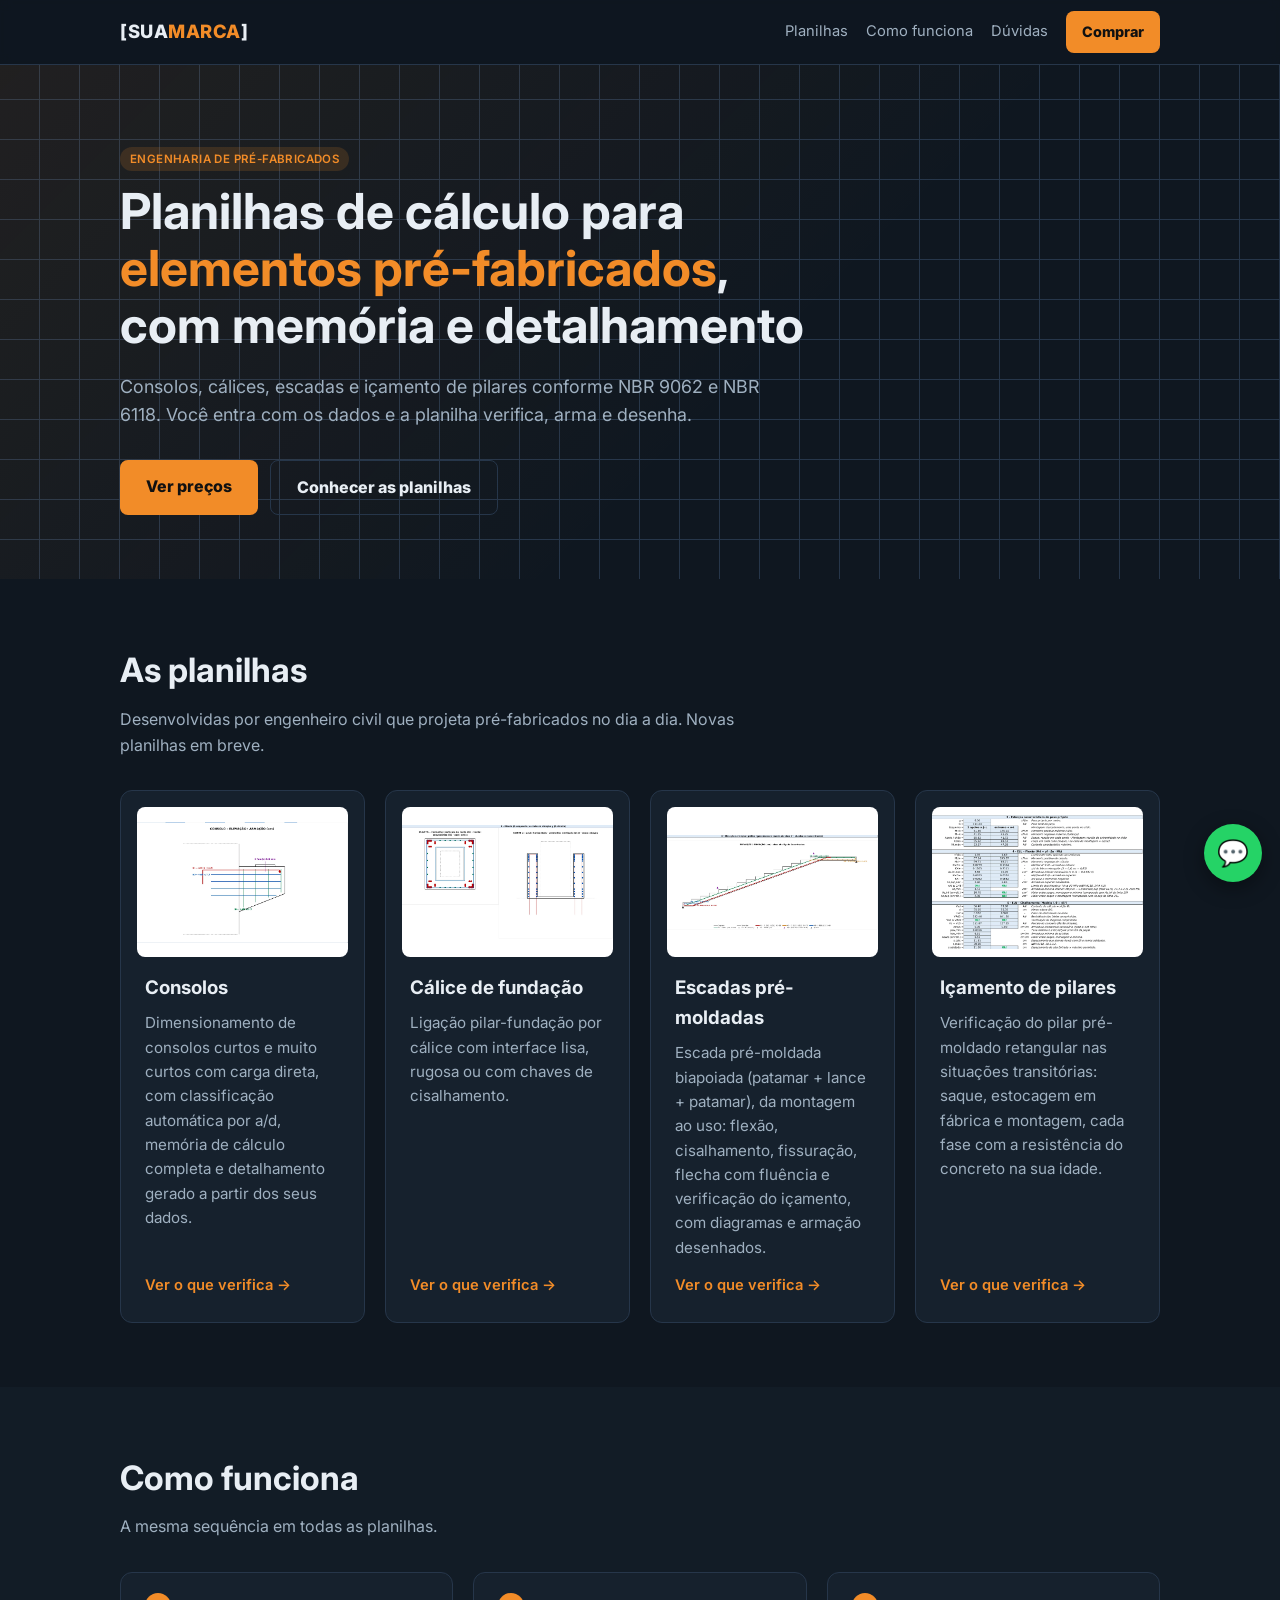
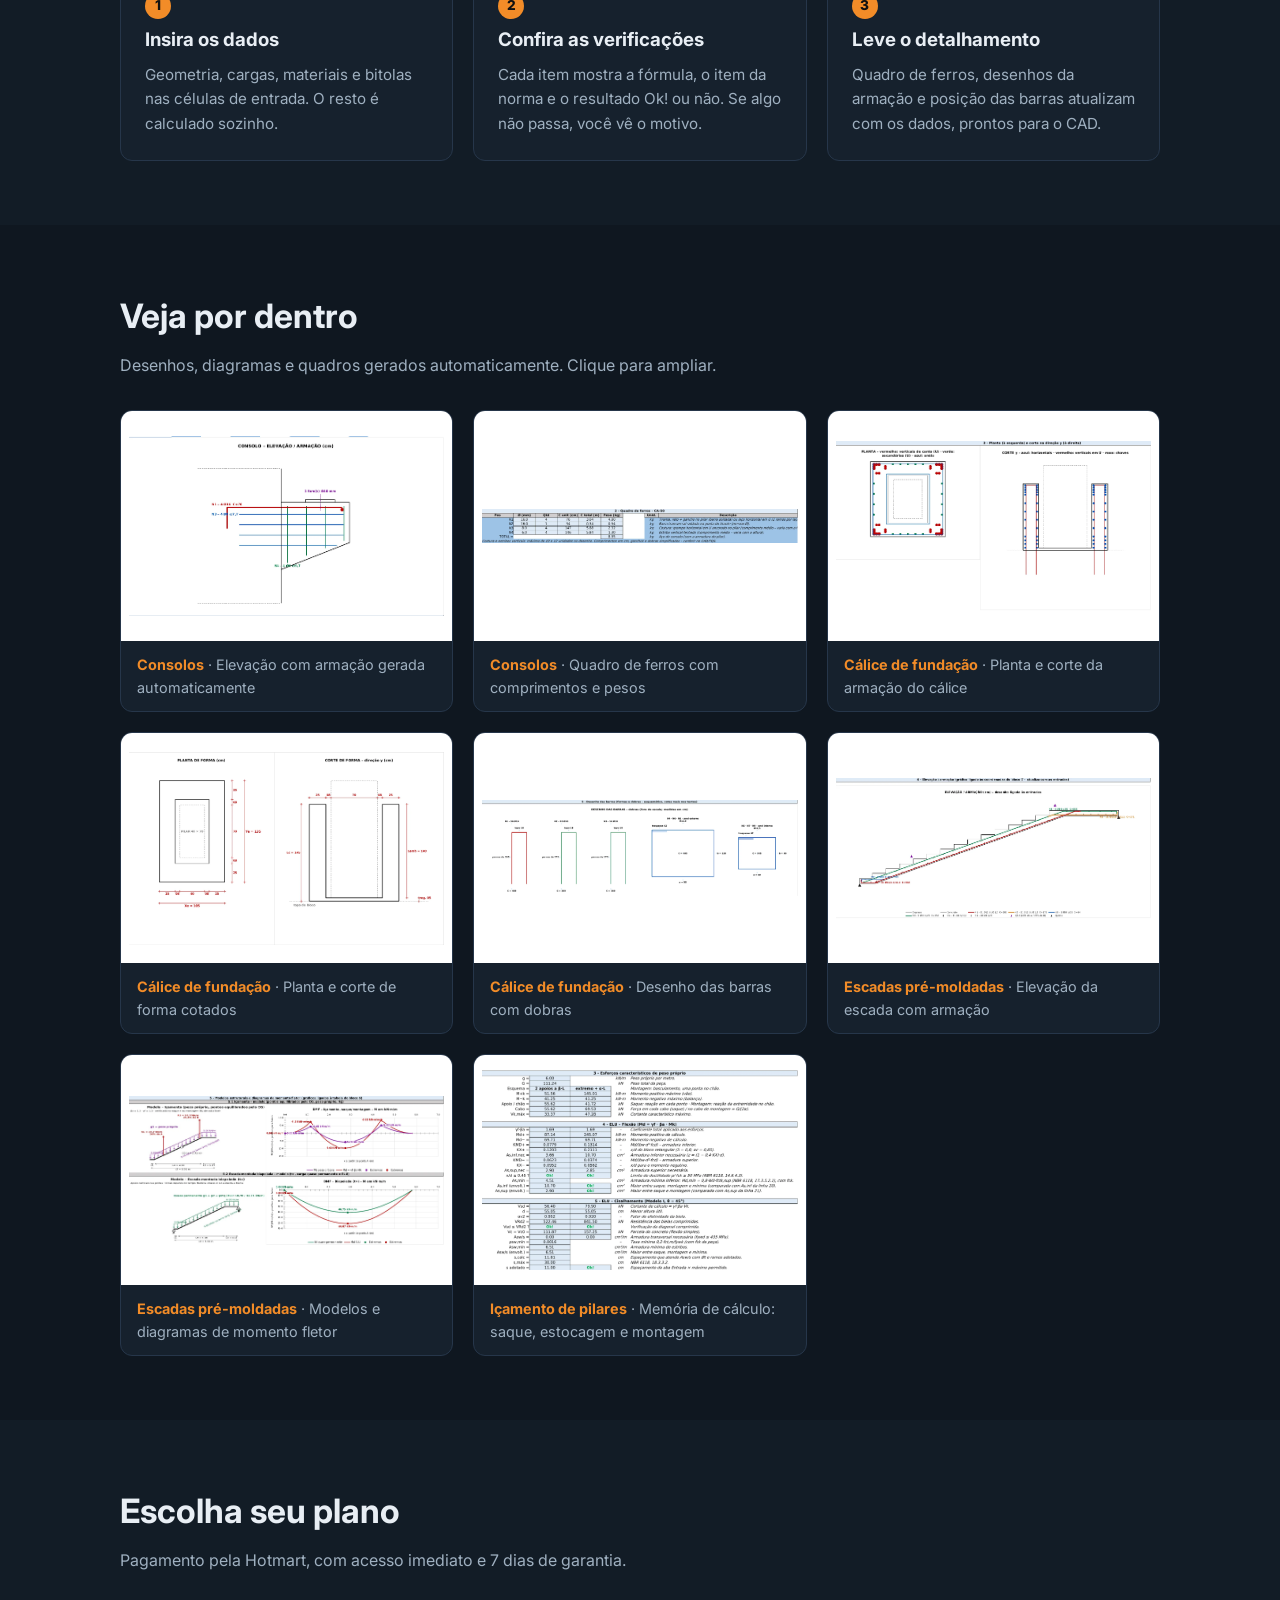
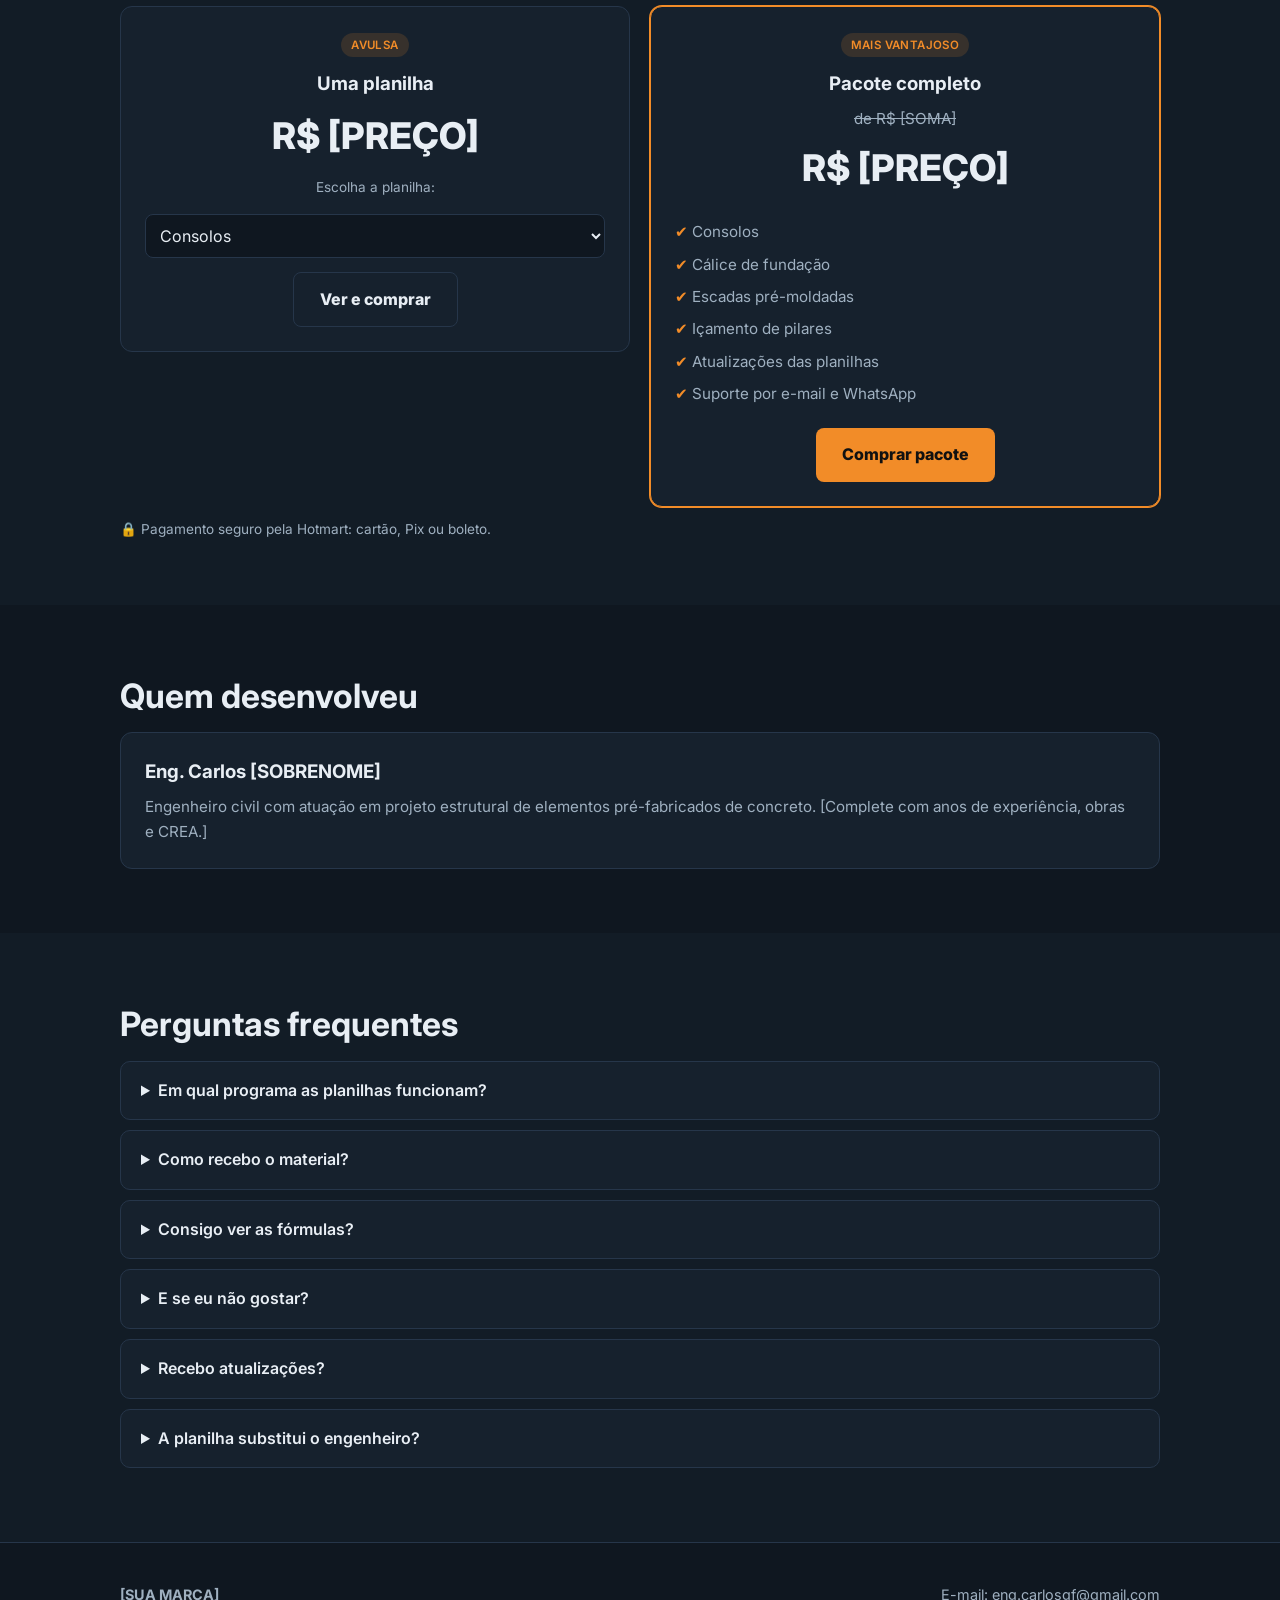
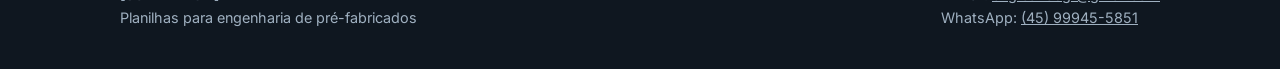
<file: site/index.html>
<!doctype html>
<html lang="pt-BR">
<head>
<meta charset="utf-8">
<meta name="viewport" content="width=device-width, initial-scale=1, viewport-fit=cover">
<title>[SUA MARCA] | Planilhas de Cálculo para Pré-Fabricados</title>
<meta name="description" content="Planilhas de dimensionamento de consolos, cálices, escadas e içamento de pilares pré-fabricados, conforme NBR 9062 e NBR 6118.">
<link href="https://fonts.googleapis.com/css2?family=Inter:wght@400;600;800&display=swap" rel="stylesheet">
<link rel="stylesheet" href="style.css">
</head>
<body>
<header><div class="wrap">
  <a class="logo" href="index.html">[SUA<span>MARCA</span>]</a>
  <nav><a class="l" href="index.html#planilhas">Planilhas</a><a class="l" href="index.html#como">Como funciona</a><a class="l" href="index.html#faq">Dúvidas</a><a class="btn sm" href="index.html#comprar">Comprar</a></nav>
</div></header>
<section class="hero"><div class="wrap">
  <span class="tag">Engenharia de pré-fabricados</span>
  <h1>Planilhas de cálculo para <em>elementos pré-fabricados</em>, com memória e detalhamento</h1>
  <p>Consolos, cálices, escadas e içamento de pilares conforme NBR 9062 e NBR 6118. Você entra com os dados e a planilha verifica, arma e desenha.</p>
  <div class="row"><a class="btn" href="#comprar">Ver preços</a><a class="btn ghost" href="#planilhas">Conhecer as planilhas</a></div>
</div></section>

<section id="planilhas"><div class="wrap">
  <h2>As planilhas</h2>
  <p class="sub">Desenvolvidas por engenheiro civil que projeta pré-fabricados no dia a dia. Novas planilhas em breve.</p>
  <div class="grid"><a class="card" href="consolo.html"><div class="thumb"><img src="img/consolo-armacao.webp" alt="" loading="lazy"></div><h3>Consolos</h3><p>Dimensionamento de consolos curtos e muito curtos com carga direta, com classificação automática por a/d, memória de cálculo completa e detalhamento gerado a partir dos seus dados.</p><span class="more">Ver o que verifica →</span></a><a class="card" href="calice.html"><div class="thumb"><img src="img/calice-armacao.webp" alt="" loading="lazy"></div><h3>Cálice de fundação</h3><p>Ligação pilar-fundação por cálice com interface lisa, rugosa ou com chaves de cisalhamento.</p><span class="more">Ver o que verifica →</span></a><a class="card" href="escadas.html"><div class="thumb"><img src="img/escada-armacao.webp" alt="" loading="lazy"></div><h3>Escadas pré-moldadas</h3><p>Escada pré-moldada biapoiada (patamar + lance + patamar), da montagem ao uso: flexão, cisalhamento, fissuração, flecha com fluência e verificação do içamento, com diagramas e armação desenhados.</p><span class="more">Ver o que verifica →</span></a><a class="card" href="icamento.html"><div class="thumb"><img src="img/icamento-memoria.webp" alt="" loading="lazy"></div><h3>Içamento de pilares</h3><p>Verificação do pilar pré-moldado retangular nas situações transitórias: saque, estocagem em fábrica e montagem, cada fase com a resistência do concreto na sua idade.</p><span class="more">Ver o que verifica →</span></a></div>
</div></section>

<section id="como" class="alt"><div class="wrap">
  <h2>Como funciona</h2>
  <p class="sub">A mesma sequência em todas as planilhas.</p>
  <div class="steps">
    <div class="card step"><h3>Insira os dados</h3><p>Geometria, cargas, materiais e bitolas nas células de entrada. O resto é calculado sozinho.</p></div>
    <div class="card step"><h3>Confira as verificações</h3><p>Cada item mostra a fórmula, o item da norma e o resultado Ok! ou não. Se algo não passa, você vê o motivo.</p></div>
    <div class="card step"><h3>Leve o detalhamento</h3><p>Quadro de ferros, desenhos da armação e posição das barras atualizam com os dados, prontos para o CAD.</p></div>
  </div>
</div></section>

<section><div class="wrap">
  <h2>Veja por dentro</h2>
  <p class="sub">Desenhos, diagramas e quadros gerados automaticamente. Clique para ampliar.</p>
  <div class="gal"><figure class="fig"><img src="img/consolo-armacao.webp" alt="Elevação com armação gerada automaticamente" loading="lazy"><figcaption><b>Consolos</b> · Elevação com armação gerada automaticamente</figcaption></figure><figure class="fig"><img src="img/consolo-quadro.webp" alt="Quadro de ferros com comprimentos e pesos" loading="lazy"><figcaption><b>Consolos</b> · Quadro de ferros com comprimentos e pesos</figcaption></figure><figure class="fig"><img src="img/calice-armacao.webp" alt="Planta e corte da armação do cálice" loading="lazy"><figcaption><b>Cálice de fundação</b> · Planta e corte da armação do cálice</figcaption></figure><figure class="fig"><img src="img/calice-forma.webp" alt="Planta e corte de forma cotados" loading="lazy"><figcaption><b>Cálice de fundação</b> · Planta e corte de forma cotados</figcaption></figure><figure class="fig"><img src="img/calice-barras.webp" alt="Desenho das barras com dobras" loading="lazy"><figcaption><b>Cálice de fundação</b> · Desenho das barras com dobras</figcaption></figure><figure class="fig"><img src="img/escada-armacao.webp" alt="Elevação da escada com armação" loading="lazy"><figcaption><b>Escadas pré-moldadas</b> · Elevação da escada com armação</figcaption></figure><figure class="fig"><img src="img/escada-diagramas.webp" alt="Modelos e diagramas de momento fletor" loading="lazy"><figcaption><b>Escadas pré-moldadas</b> · Modelos e diagramas de momento fletor</figcaption></figure><figure class="fig"><img src="img/icamento-memoria.webp" alt="Memória de cálculo: saque, estocagem e montagem" loading="lazy"><figcaption><b>Içamento de pilares</b> · Memória de cálculo: saque, estocagem e montagem</figcaption></figure></div>
</div></section>

<section id="comprar" class="alt"><div class="wrap">
  <h2>Escolha seu plano</h2>
  <p class="sub">Pagamento pela Hotmart, com acesso imediato e 7 dias de garantia.</p>
  <div class="plans">
    <div class="card plan">
      <span class="tag">Avulsa</span>
      <h3>Uma planilha</h3>
      <div class="val">R$ [PREÇO]</div>
      <label for="avulsa" class="small">Escolha a planilha:</label>
      <select id="avulsa"><option value="consolo">Consolos</option><option value="calice">Cálice de fundação</option><option value="escadas">Escadas pré-moldadas</option><option value="icamento">Içamento de pilares</option></select>
      <a class="btn ghost" id="buy1" href="consolo.html">Ver e comprar</a>
    </div>
    <div class="card plan best">
      <span class="tag">Mais vantajoso</span>
      <h3>Pacote completo</h3>
      <div class="old">de R$ [SOMA]</div>
      <div class="val">R$ [PREÇO]</div>
      <ul><li>Consolos</li><li>Cálice de fundação</li><li>Escadas pré-moldadas</li><li>Içamento de pilares</li><li>Atualizações das planilhas</li><li>Suporte por e-mail e WhatsApp</li></ul>
      <a class="btn" href="https://pay.hotmart.com/LINK-PACOTE" target="_blank" rel="noopener">Comprar pacote</a>
    </div>
  </div>
  <p class="small">🔒 Pagamento seguro pela Hotmart: cartão, Pix ou boleto.</p>
</div></section>

<section><div class="wrap">
  <h2>Quem desenvolveu</h2>
  <div class="card"><h3>Eng. Carlos [SOBRENOME]</h3><p>Engenheiro civil com atuação em projeto estrutural de elementos pré-fabricados de concreto. [Complete com anos de experiência, obras e CREA.]</p></div>
</div></section>

<section id="faq" class="alt"><div class="wrap">
  <h2>Perguntas frequentes</h2>
  <details><summary>Em qual programa as planilhas funcionam?</summary><p>Microsoft Excel 2016 ou superior.</p></details>
  <details><summary>Como recebo o material?</summary><p>Após a confirmação do pagamento, a Hotmart envia o acesso para o seu e-mail.</p></details>
  <details><summary>Consigo ver as fórmulas?</summary><p>Sim. Os cálculos são abertos e cada linha da memória indica a fórmula e o item da norma usado.</p></details>
  <details><summary>E se eu não gostar?</summary><p>Você tem 7 dias de garantia: pede o reembolso direto na Hotmart e recebe 100% do valor.</p></details>
  <details><summary>Recebo atualizações?</summary><p>Sim, correções e melhorias das planilhas que você comprou.</p></details>
  <details><summary>A planilha substitui o engenheiro?</summary><p>Não. É uma ferramenta de apoio ao projeto. A responsabilidade técnica continua sendo do profissional habilitado, que deve conferir os resultados.</p></details>
</div></section>
<script>var s=document.getElementById('avulsa'),b=document.getElementById('buy1');s.onchange=function(){b.href=s.value+'.html'};</script>
<footer><div class="wrap">
  <div><strong>[SUA MARCA]</strong><br>Planilhas para engenharia de pré-fabricados</div>
  <div>E-mail: <a href="mailto:eng.carlosgf@gmail.com">eng.carlosgf@gmail.com</a><br>WhatsApp: <a href="https://wa.me/5545999455851" target="_blank" rel="noopener">(45) 99945-5851</a></div>
</div></footer>
<a class="wa" href="https://wa.me/5545999455851?text=Ol%C3%A1!%20Tenho%20interesse%20nas%20planilhas." target="_blank" rel="noopener" aria-label="Falar no WhatsApp">💬</a>
<div id="lb" onclick="this.classList.remove('on')"><img alt=""></div>
<script>document.querySelectorAll('.fig,.split img').forEach(function(e){e.addEventListener('click',function(){var i=e.tagName=='IMG'?e:e.querySelector('img');var l=document.getElementById('lb');l.querySelector('img').src=i.src;l.classList.add('on')})})</script>
</body>
</html>
</file>
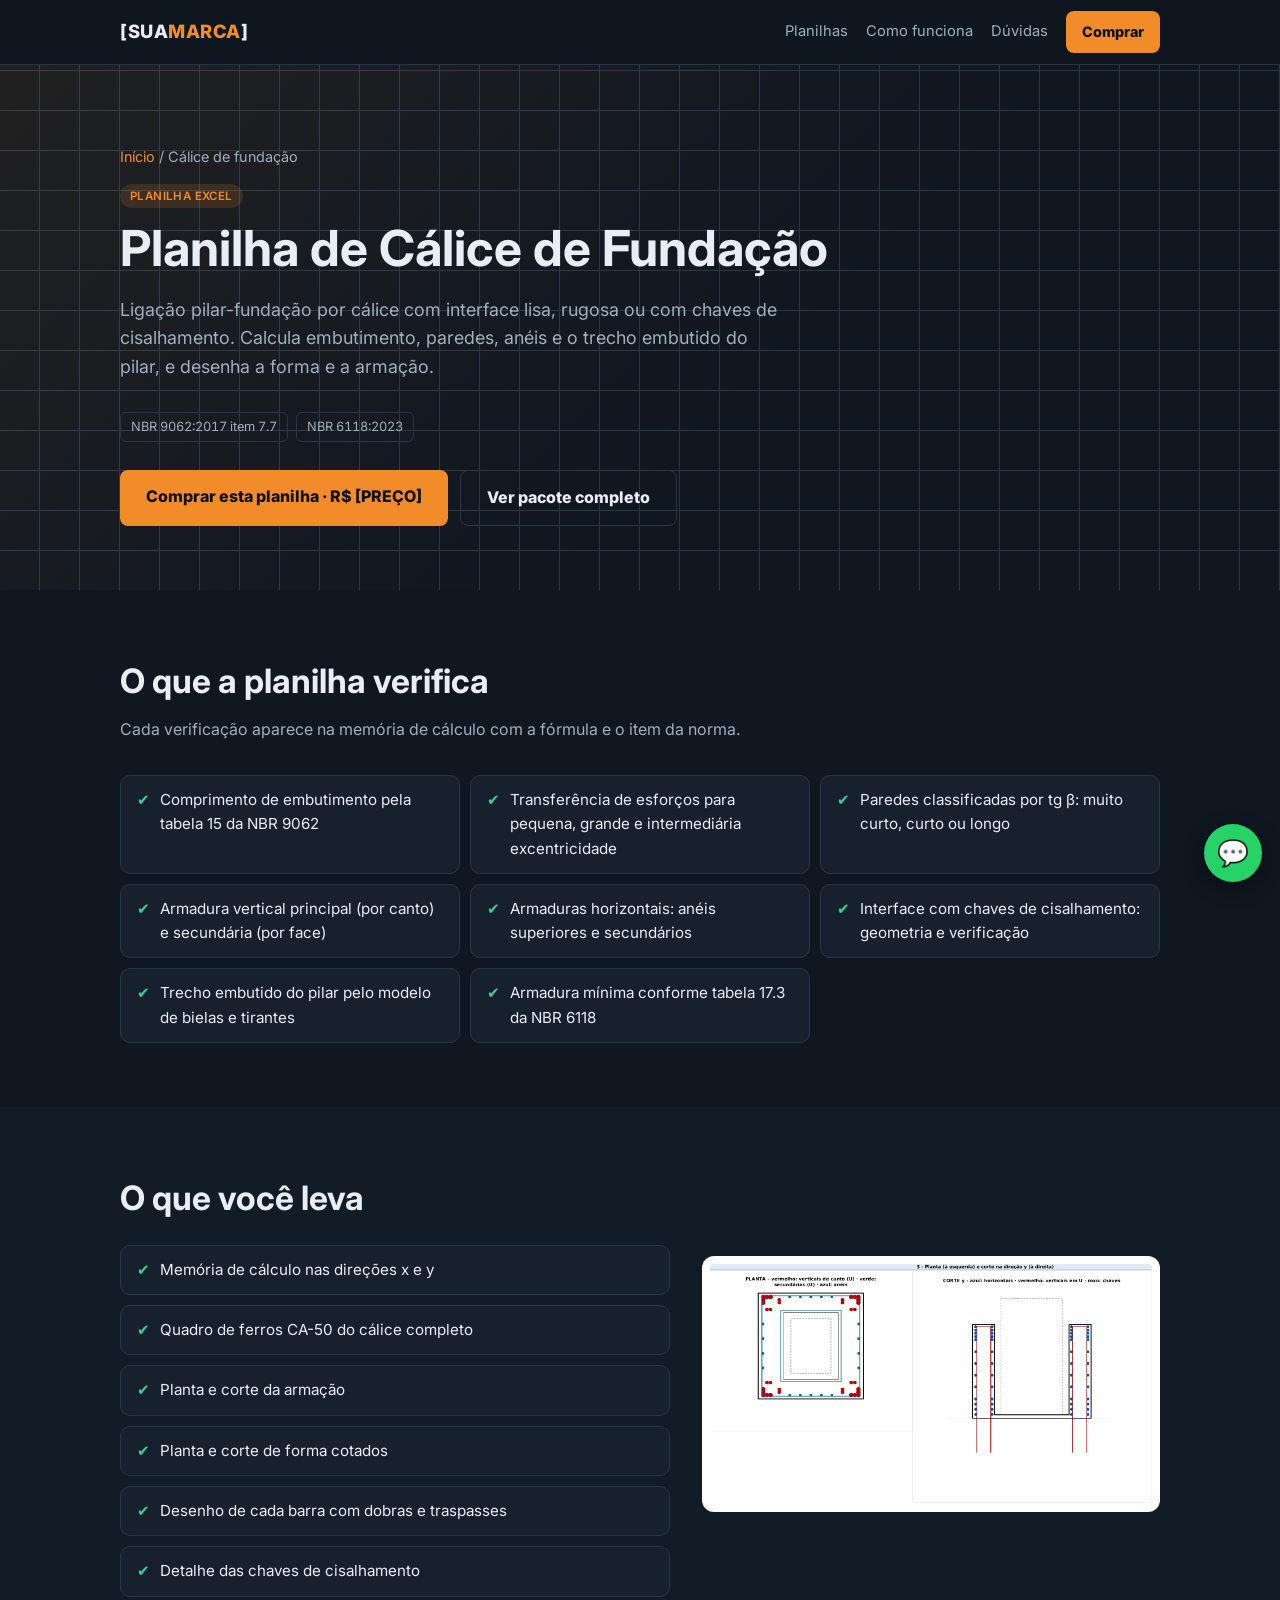
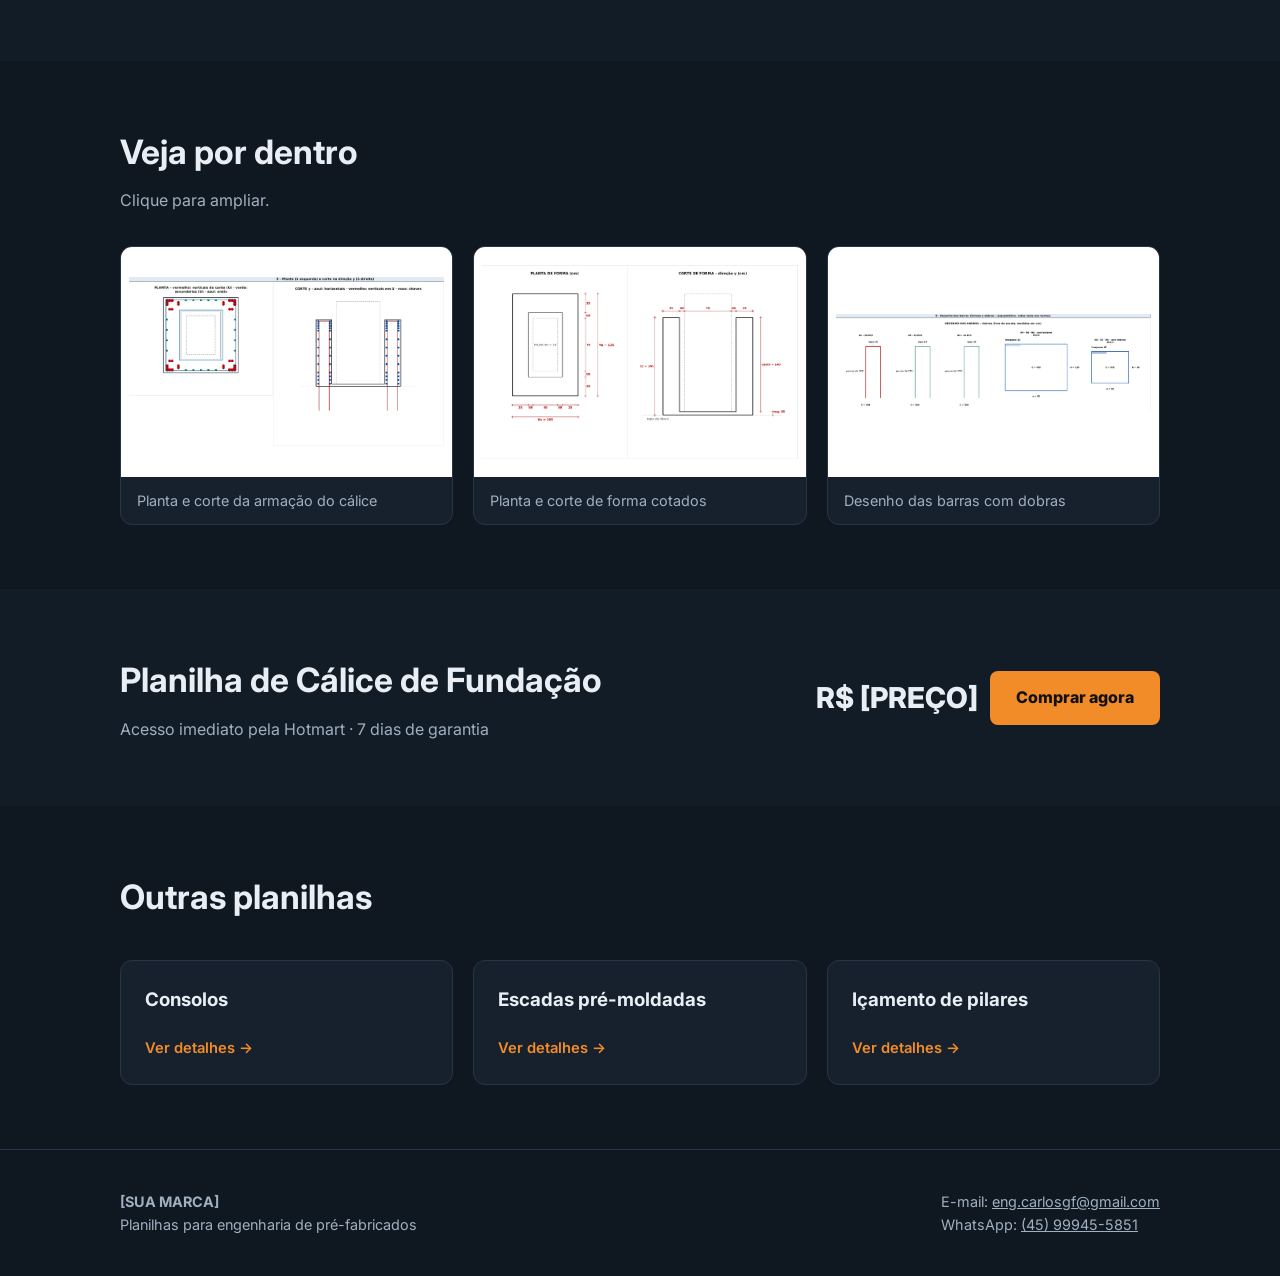
<file: site/calice.html>
<!doctype html>
<html lang="pt-BR">
<head>
<meta charset="utf-8">
<meta name="viewport" content="width=device-width, initial-scale=1, viewport-fit=cover">
<title>Planilha de Cálice de Fundação | [SUA MARCA]</title>
<meta name="description" content="Ligação pilar-fundação por cálice com interface lisa, rugosa ou com chaves de cisalhamento. Calcula embutimento, paredes, anéis e o trecho embutido do pilar, e desenha a forma e a armação.">
<link href="https://fonts.googleapis.com/css2?family=Inter:wght@400;600;800&display=swap" rel="stylesheet">
<link rel="stylesheet" href="style.css">
</head>
<body>
<header><div class="wrap">
  <a class="logo" href="index.html">[SUA<span>MARCA</span>]</a>
  <nav><a class="l" href="index.html#planilhas">Planilhas</a><a class="l" href="index.html#como">Como funciona</a><a class="l" href="index.html#faq">Dúvidas</a><a class="btn sm" href="index.html#comprar">Comprar</a></nav>
</div></header>
<section class="hero"><div class="wrap">
  <div class="crumb"><a href="index.html">Início</a> / Cálice de fundação</div>
  <span class="tag">Planilha Excel</span>
  <h1>Planilha de Cálice de Fundação</h1>
  <p>Ligação pilar-fundação por cálice com interface lisa, rugosa ou com chaves de cisalhamento. Calcula embutimento, paredes, anéis e o trecho embutido do pilar, e desenha a forma e a armação.</p>
  <div class="norms"><span class="norm">NBR 9062:2017 item 7.7</span><span class="norm">NBR 6118:2023</span></div>
  <div class="row" style="margin-top:28px"><a class="btn" href="https://pay.hotmart.com/LINK-CALICE" target="_blank" rel="noopener">Comprar esta planilha · R$ [PREÇO]</a><a class="btn ghost" href="index.html#comprar">Ver pacote completo</a></div>
</div></section>
<section><div class="wrap">
  <h2>O que a planilha verifica</h2>
  <p class="sub">Cada verificação aparece na memória de cálculo com a fórmula e o item da norma.</p>
  <ul class="checks"><li>Comprimento de embutimento pela tabela 15 da NBR 9062</li><li>Transferência de esforços para pequena, grande e intermediária excentricidade</li><li>Paredes classificadas por tg β: muito curto, curto ou longo</li><li>Armadura vertical principal (por canto) e secundária (por face)</li><li>Armaduras horizontais: anéis superiores e secundários</li><li>Interface com chaves de cisalhamento: geometria e verificação</li><li>Trecho embutido do pilar pelo modelo de bielas e tirantes</li><li>Armadura mínima conforme tabela 17.3 da NBR 6118</li></ul>
</div></section>
<section class="alt"><div class="wrap split">
  <div><h2>O que você leva</h2><ul class="checks" style="grid-template-columns:1fr;margin-top:20px"><li>Memória de cálculo nas direções x e y</li><li>Quadro de ferros CA-50 do cálice completo</li><li>Planta e corte da armação</li><li>Planta e corte de forma cotados</li><li>Desenho de cada barra com dobras e traspasses</li><li>Detalhe das chaves de cisalhamento</li></ul></div>
  <img src="img/calice-armacao.webp" alt="Planilha de Cálice de Fundação">
</div></section>
<section><div class="wrap">
  <h2>Veja por dentro</h2><p class="sub">Clique para ampliar.</p>
  <div class="gal"><figure class="fig"><img src="img/calice-armacao.webp" alt="Planta e corte da armação do cálice" loading="lazy"><figcaption>Planta e corte da armação do cálice</figcaption></figure><figure class="fig"><img src="img/calice-forma.webp" alt="Planta e corte de forma cotados" loading="lazy"><figcaption>Planta e corte de forma cotados</figcaption></figure><figure class="fig"><img src="img/calice-barras.webp" alt="Desenho das barras com dobras" loading="lazy"><figcaption>Desenho das barras com dobras</figcaption></figure></div>
</div></section>
<section class="alt"><div class="wrap buybar">
  <div><h2>Planilha de Cálice de Fundação</h2><p class="sub" style="margin:0">Acesso imediato pela Hotmart · 7 dias de garantia</p></div>
  <div class="row" style="align-items:center"><span class="val">R$ [PREÇO]</span><a class="btn" href="https://pay.hotmart.com/LINK-CALICE" target="_blank" rel="noopener">Comprar agora</a></div>
</div></section>
<section><div class="wrap">
  <h2>Outras planilhas</h2><br>
  <div class="grid"><a class="card" href="consolo.html"><h3>Consolos</h3><span class="more">Ver detalhes →</span></a><a class="card" href="escadas.html"><h3>Escadas pré-moldadas</h3><span class="more">Ver detalhes →</span></a><a class="card" href="icamento.html"><h3>Içamento de pilares</h3><span class="more">Ver detalhes →</span></a></div>
</div></section>
<footer><div class="wrap">
  <div><strong>[SUA MARCA]</strong><br>Planilhas para engenharia de pré-fabricados</div>
  <div>E-mail: <a href="mailto:eng.carlosgf@gmail.com">eng.carlosgf@gmail.com</a><br>WhatsApp: <a href="https://wa.me/5545999455851" target="_blank" rel="noopener">(45) 99945-5851</a></div>
</div></footer>
<a class="wa" href="https://wa.me/5545999455851?text=Ol%C3%A1!%20Tenho%20interesse%20nas%20planilhas." target="_blank" rel="noopener" aria-label="Falar no WhatsApp">💬</a>
<div id="lb" onclick="this.classList.remove('on')"><img alt=""></div>
<script>document.querySelectorAll('.fig,.split img').forEach(function(e){e.addEventListener('click',function(){var i=e.tagName=='IMG'?e:e.querySelector('img');var l=document.getElementById('lb');l.querySelector('img').src=i.src;l.classList.add('on')})})</script>
</body>
</html>
</file>
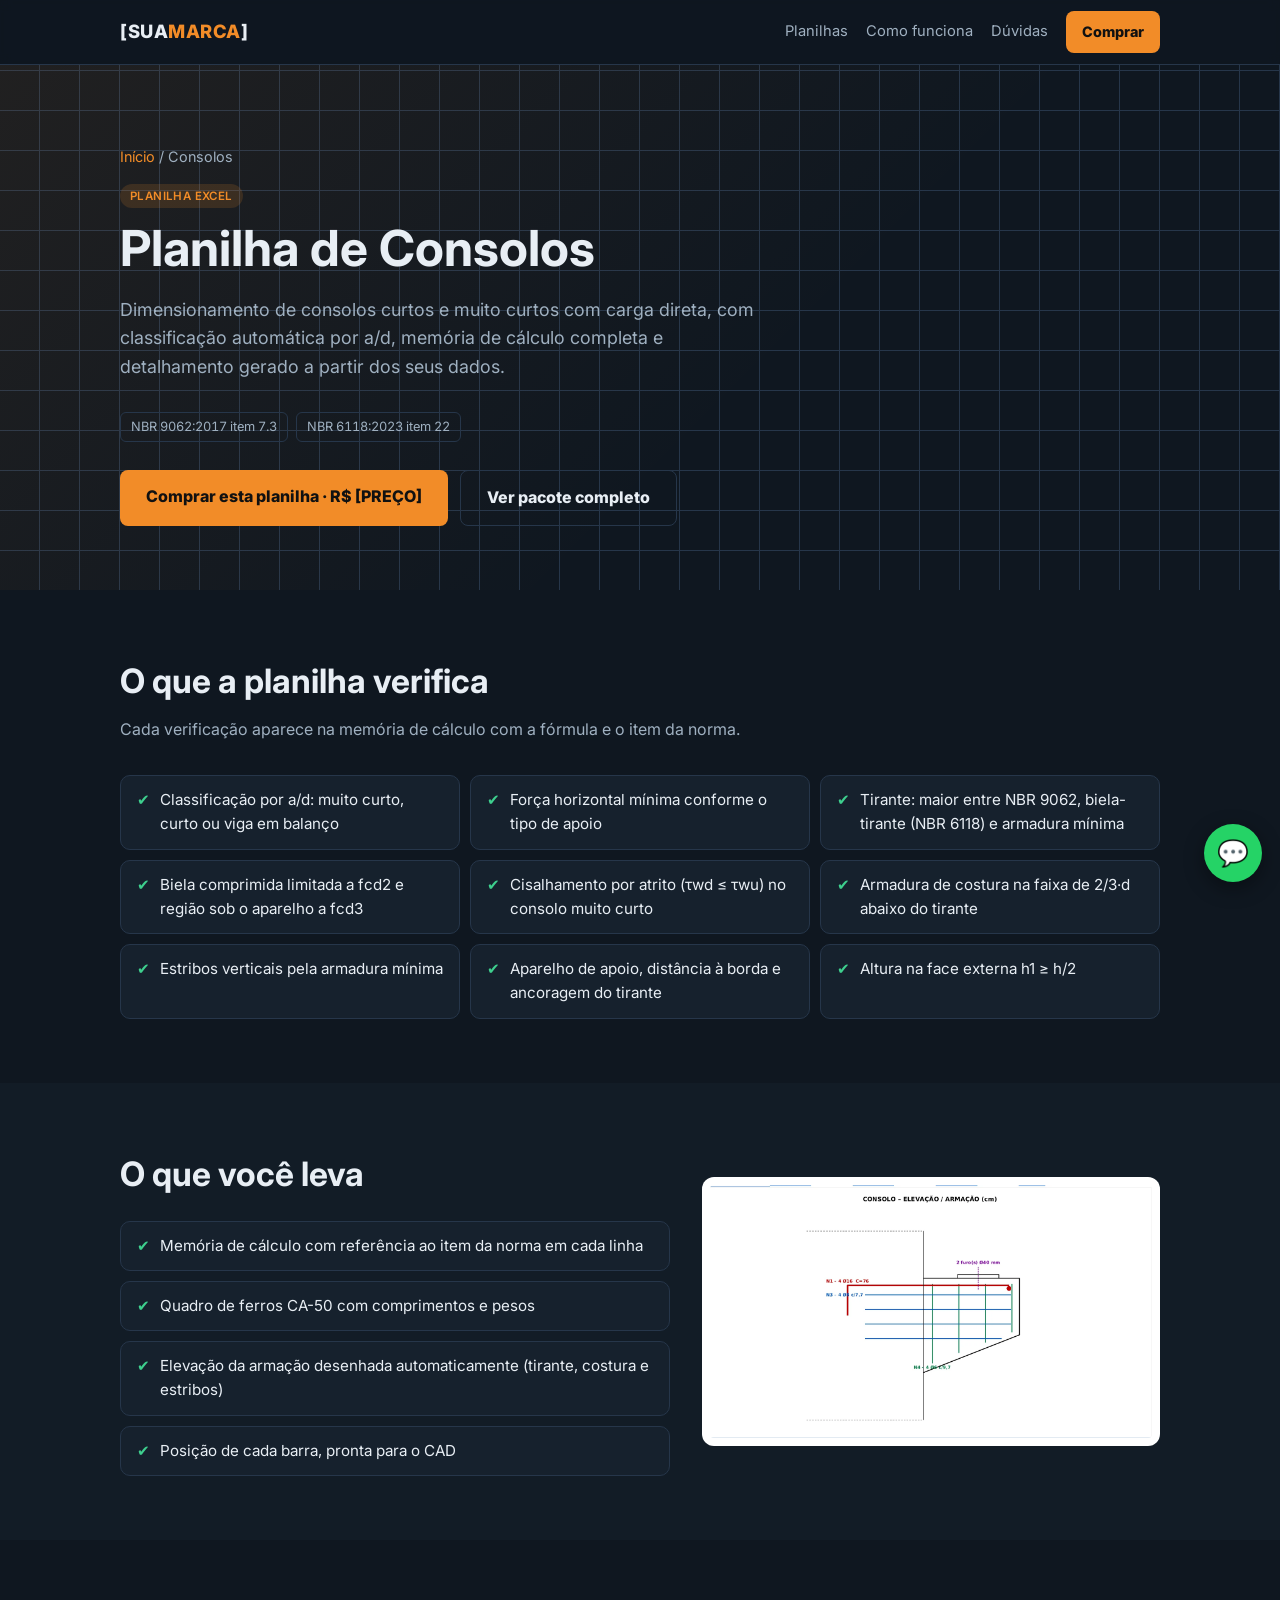
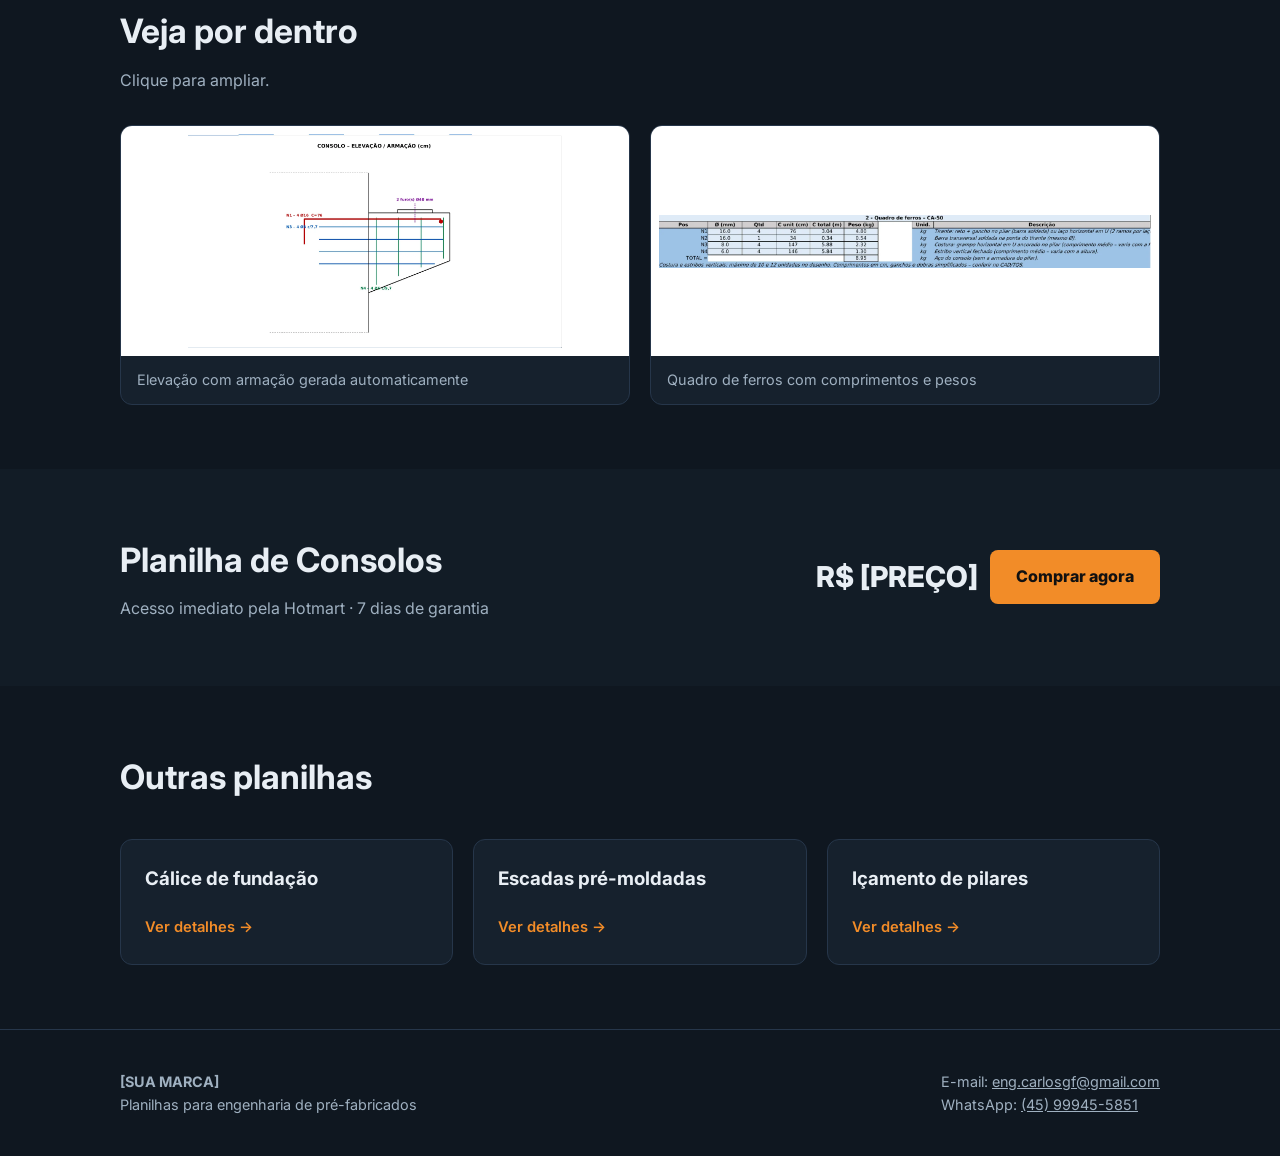
<file: site/consolo.html>
<!doctype html>
<html lang="pt-BR">
<head>
<meta charset="utf-8">
<meta name="viewport" content="width=device-width, initial-scale=1, viewport-fit=cover">
<title>Planilha de Consolos | [SUA MARCA]</title>
<meta name="description" content="Dimensionamento de consolos curtos e muito curtos com carga direta, com classificação automática por a/d, memória de cálculo completa e detalhamento gerado a partir dos seus dados.">
<link href="https://fonts.googleapis.com/css2?family=Inter:wght@400;600;800&display=swap" rel="stylesheet">
<link rel="stylesheet" href="style.css">
</head>
<body>
<header><div class="wrap">
  <a class="logo" href="index.html">[SUA<span>MARCA</span>]</a>
  <nav><a class="l" href="index.html#planilhas">Planilhas</a><a class="l" href="index.html#como">Como funciona</a><a class="l" href="index.html#faq">Dúvidas</a><a class="btn sm" href="index.html#comprar">Comprar</a></nav>
</div></header>
<section class="hero"><div class="wrap">
  <div class="crumb"><a href="index.html">Início</a> / Consolos</div>
  <span class="tag">Planilha Excel</span>
  <h1>Planilha de Consolos</h1>
  <p>Dimensionamento de consolos curtos e muito curtos com carga direta, com classificação automática por a/d, memória de cálculo completa e detalhamento gerado a partir dos seus dados.</p>
  <div class="norms"><span class="norm">NBR 9062:2017 item 7.3</span><span class="norm">NBR 6118:2023 item 22</span></div>
  <div class="row" style="margin-top:28px"><a class="btn" href="https://pay.hotmart.com/LINK-CONSOLO" target="_blank" rel="noopener">Comprar esta planilha · R$ [PREÇO]</a><a class="btn ghost" href="index.html#comprar">Ver pacote completo</a></div>
</div></section>
<section><div class="wrap">
  <h2>O que a planilha verifica</h2>
  <p class="sub">Cada verificação aparece na memória de cálculo com a fórmula e o item da norma.</p>
  <ul class="checks"><li>Classificação por a/d: muito curto, curto ou viga em balanço</li><li>Força horizontal mínima conforme o tipo de apoio</li><li>Tirante: maior entre NBR 9062, biela-tirante (NBR 6118) e armadura mínima</li><li>Biela comprimida limitada a fcd2 e região sob o aparelho a fcd3</li><li>Cisalhamento por atrito (τwd ≤ τwu) no consolo muito curto</li><li>Armadura de costura na faixa de 2/3·d abaixo do tirante</li><li>Estribos verticais pela armadura mínima</li><li>Aparelho de apoio, distância à borda e ancoragem do tirante</li><li>Altura na face externa h1 ≥ h/2</li></ul>
</div></section>
<section class="alt"><div class="wrap split">
  <div><h2>O que você leva</h2><ul class="checks" style="grid-template-columns:1fr;margin-top:20px"><li>Memória de cálculo com referência ao item da norma em cada linha</li><li>Quadro de ferros CA-50 com comprimentos e pesos</li><li>Elevação da armação desenhada automaticamente (tirante, costura e estribos)</li><li>Posição de cada barra, pronta para o CAD</li></ul></div>
  <img src="img/consolo-armacao.webp" alt="Planilha de Consolos">
</div></section>
<section><div class="wrap">
  <h2>Veja por dentro</h2><p class="sub">Clique para ampliar.</p>
  <div class="gal"><figure class="fig"><img src="img/consolo-armacao.webp" alt="Elevação com armação gerada automaticamente" loading="lazy"><figcaption>Elevação com armação gerada automaticamente</figcaption></figure><figure class="fig"><img src="img/consolo-quadro.webp" alt="Quadro de ferros com comprimentos e pesos" loading="lazy"><figcaption>Quadro de ferros com comprimentos e pesos</figcaption></figure></div>
</div></section>
<section class="alt"><div class="wrap buybar">
  <div><h2>Planilha de Consolos</h2><p class="sub" style="margin:0">Acesso imediato pela Hotmart · 7 dias de garantia</p></div>
  <div class="row" style="align-items:center"><span class="val">R$ [PREÇO]</span><a class="btn" href="https://pay.hotmart.com/LINK-CONSOLO" target="_blank" rel="noopener">Comprar agora</a></div>
</div></section>
<section><div class="wrap">
  <h2>Outras planilhas</h2><br>
  <div class="grid"><a class="card" href="calice.html"><h3>Cálice de fundação</h3><span class="more">Ver detalhes →</span></a><a class="card" href="escadas.html"><h3>Escadas pré-moldadas</h3><span class="more">Ver detalhes →</span></a><a class="card" href="icamento.html"><h3>Içamento de pilares</h3><span class="more">Ver detalhes →</span></a></div>
</div></section>
<footer><div class="wrap">
  <div><strong>[SUA MARCA]</strong><br>Planilhas para engenharia de pré-fabricados</div>
  <div>E-mail: <a href="mailto:eng.carlosgf@gmail.com">eng.carlosgf@gmail.com</a><br>WhatsApp: <a href="https://wa.me/5545999455851" target="_blank" rel="noopener">(45) 99945-5851</a></div>
</div></footer>
<a class="wa" href="https://wa.me/5545999455851?text=Ol%C3%A1!%20Tenho%20interesse%20nas%20planilhas." target="_blank" rel="noopener" aria-label="Falar no WhatsApp">💬</a>
<div id="lb" onclick="this.classList.remove('on')"><img alt=""></div>
<script>document.querySelectorAll('.fig,.split img').forEach(function(e){e.addEventListener('click',function(){var i=e.tagName=='IMG'?e:e.querySelector('img');var l=document.getElementById('lb');l.querySelector('img').src=i.src;l.classList.add('on')})})</script>
</body>
</html>
</file>
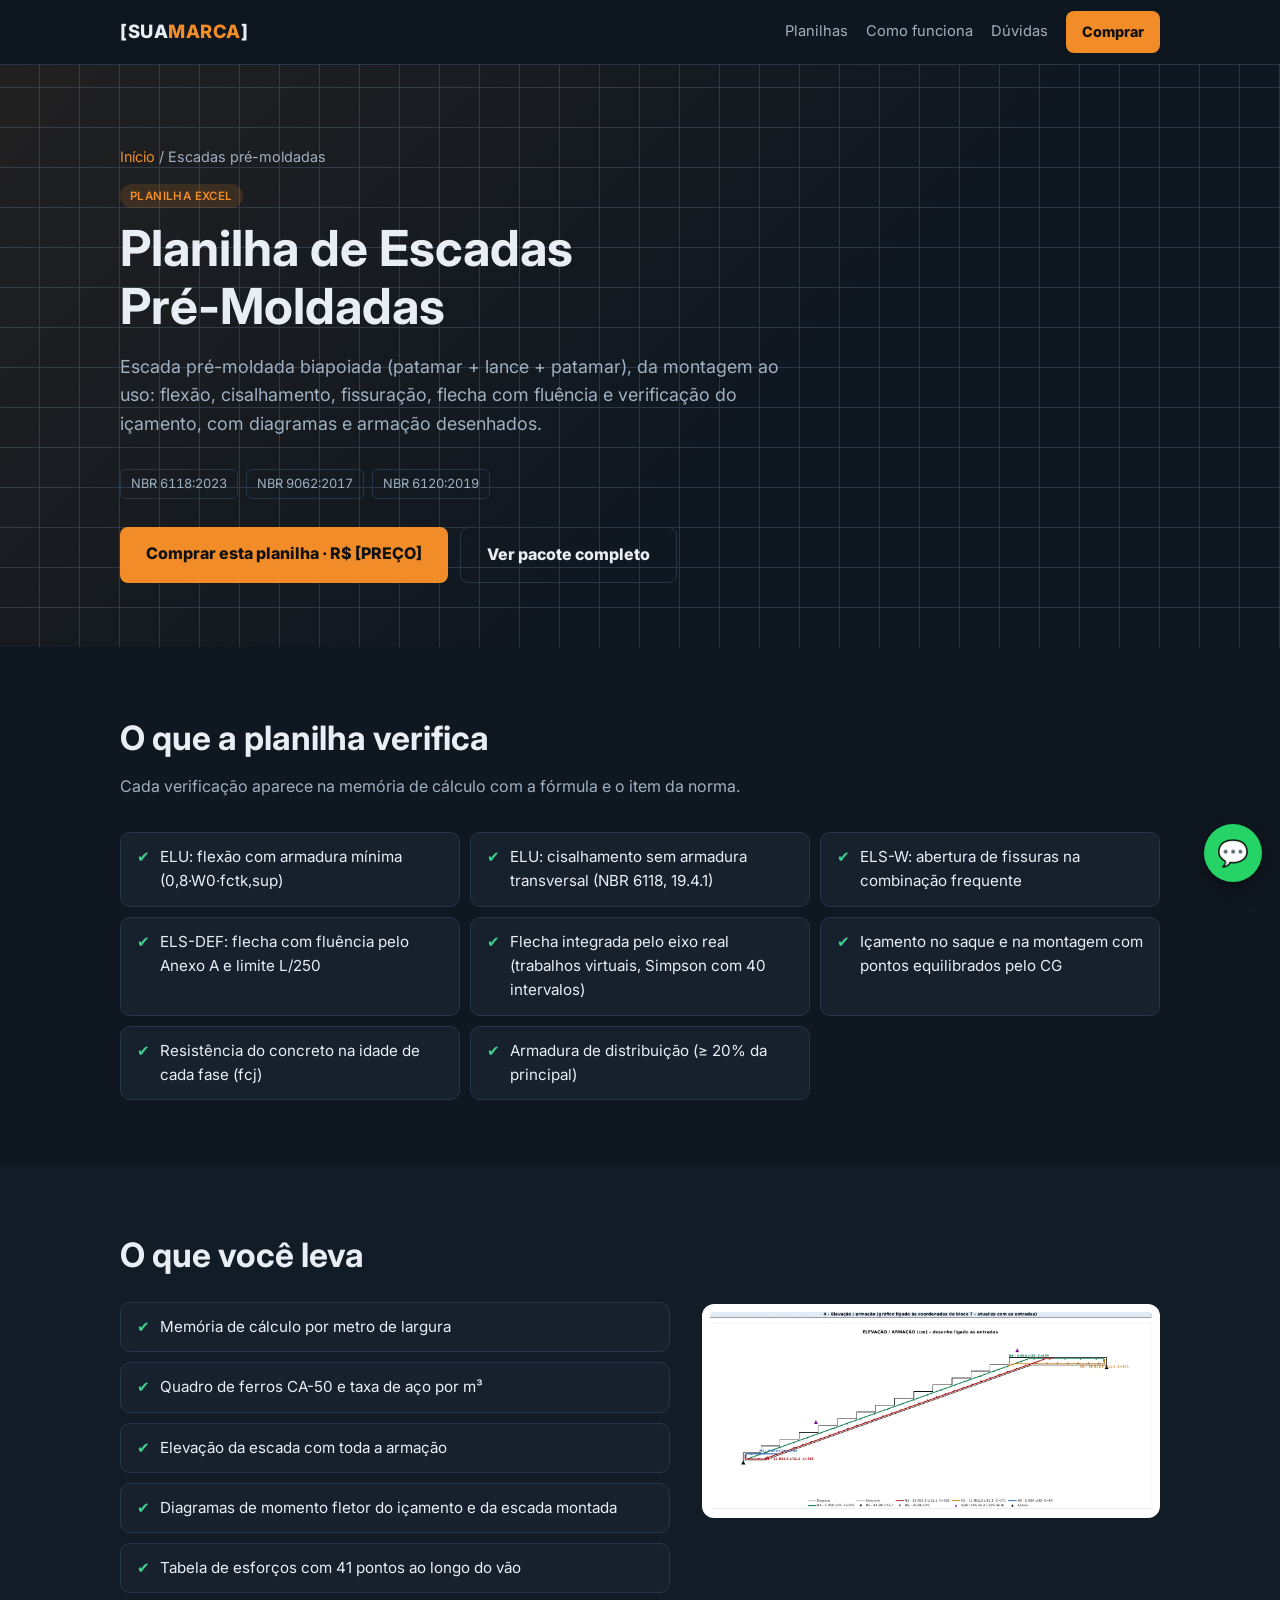
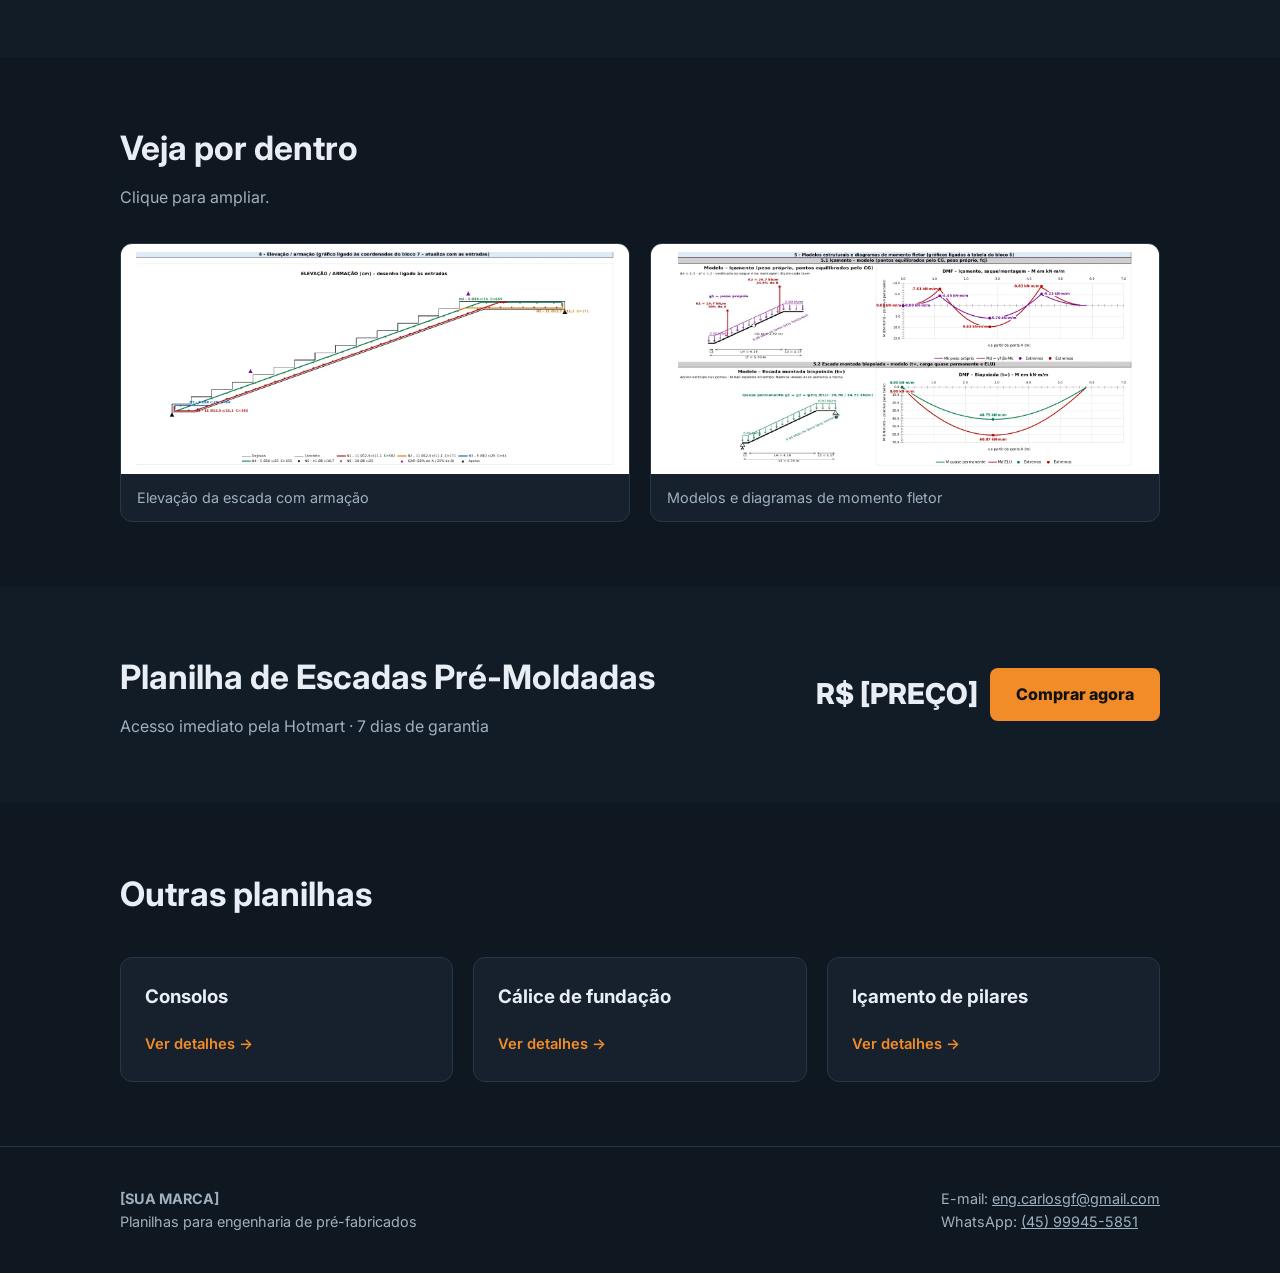
<file: site/escadas.html>
<!doctype html>
<html lang="pt-BR">
<head>
<meta charset="utf-8">
<meta name="viewport" content="width=device-width, initial-scale=1, viewport-fit=cover">
<title>Planilha de Escadas Pré-Moldadas | [SUA MARCA]</title>
<meta name="description" content="Escada pré-moldada biapoiada (patamar + lance + patamar), da montagem ao uso: flexão, cisalhamento, fissuração, flecha com fluência e verificação do içamento, com diagramas e armação desenhados.">
<link href="https://fonts.googleapis.com/css2?family=Inter:wght@400;600;800&display=swap" rel="stylesheet">
<link rel="stylesheet" href="style.css">
</head>
<body>
<header><div class="wrap">
  <a class="logo" href="index.html">[SUA<span>MARCA</span>]</a>
  <nav><a class="l" href="index.html#planilhas">Planilhas</a><a class="l" href="index.html#como">Como funciona</a><a class="l" href="index.html#faq">Dúvidas</a><a class="btn sm" href="index.html#comprar">Comprar</a></nav>
</div></header>
<section class="hero"><div class="wrap">
  <div class="crumb"><a href="index.html">Início</a> / Escadas pré-moldadas</div>
  <span class="tag">Planilha Excel</span>
  <h1>Planilha de Escadas Pré-Moldadas</h1>
  <p>Escada pré-moldada biapoiada (patamar + lance + patamar), da montagem ao uso: flexão, cisalhamento, fissuração, flecha com fluência e verificação do içamento, com diagramas e armação desenhados.</p>
  <div class="norms"><span class="norm">NBR 6118:2023</span><span class="norm">NBR 9062:2017</span><span class="norm">NBR 6120:2019</span></div>
  <div class="row" style="margin-top:28px"><a class="btn" href="https://pay.hotmart.com/LINK-ESCADAS" target="_blank" rel="noopener">Comprar esta planilha · R$ [PREÇO]</a><a class="btn ghost" href="index.html#comprar">Ver pacote completo</a></div>
</div></section>
<section><div class="wrap">
  <h2>O que a planilha verifica</h2>
  <p class="sub">Cada verificação aparece na memória de cálculo com a fórmula e o item da norma.</p>
  <ul class="checks"><li>ELU: flexão com armadura mínima (0,8·W0·fctk,sup)</li><li>ELU: cisalhamento sem armadura transversal (NBR 6118, 19.4.1)</li><li>ELS-W: abertura de fissuras na combinação frequente</li><li>ELS-DEF: flecha com fluência pelo Anexo A e limite L/250</li><li>Flecha integrada pelo eixo real (trabalhos virtuais, Simpson com 40 intervalos)</li><li>Içamento no saque e na montagem com pontos equilibrados pelo CG</li><li>Resistência do concreto na idade de cada fase (fcj)</li><li>Armadura de distribuição (≥ 20% da principal)</li></ul>
</div></section>
<section class="alt"><div class="wrap split">
  <div><h2>O que você leva</h2><ul class="checks" style="grid-template-columns:1fr;margin-top:20px"><li>Memória de cálculo por metro de largura</li><li>Quadro de ferros CA-50 e taxa de aço por m³</li><li>Elevação da escada com toda a armação</li><li>Diagramas de momento fletor do içamento e da escada montada</li><li>Tabela de esforços com 41 pontos ao longo do vão</li></ul></div>
  <img src="img/escada-armacao.webp" alt="Planilha de Escadas Pré-Moldadas">
</div></section>
<section><div class="wrap">
  <h2>Veja por dentro</h2><p class="sub">Clique para ampliar.</p>
  <div class="gal"><figure class="fig"><img src="img/escada-armacao.webp" alt="Elevação da escada com armação" loading="lazy"><figcaption>Elevação da escada com armação</figcaption></figure><figure class="fig"><img src="img/escada-diagramas.webp" alt="Modelos e diagramas de momento fletor" loading="lazy"><figcaption>Modelos e diagramas de momento fletor</figcaption></figure></div>
</div></section>
<section class="alt"><div class="wrap buybar">
  <div><h2>Planilha de Escadas Pré-Moldadas</h2><p class="sub" style="margin:0">Acesso imediato pela Hotmart · 7 dias de garantia</p></div>
  <div class="row" style="align-items:center"><span class="val">R$ [PREÇO]</span><a class="btn" href="https://pay.hotmart.com/LINK-ESCADAS" target="_blank" rel="noopener">Comprar agora</a></div>
</div></section>
<section><div class="wrap">
  <h2>Outras planilhas</h2><br>
  <div class="grid"><a class="card" href="consolo.html"><h3>Consolos</h3><span class="more">Ver detalhes →</span></a><a class="card" href="calice.html"><h3>Cálice de fundação</h3><span class="more">Ver detalhes →</span></a><a class="card" href="icamento.html"><h3>Içamento de pilares</h3><span class="more">Ver detalhes →</span></a></div>
</div></section>
<footer><div class="wrap">
  <div><strong>[SUA MARCA]</strong><br>Planilhas para engenharia de pré-fabricados</div>
  <div>E-mail: <a href="mailto:eng.carlosgf@gmail.com">eng.carlosgf@gmail.com</a><br>WhatsApp: <a href="https://wa.me/5545999455851" target="_blank" rel="noopener">(45) 99945-5851</a></div>
</div></footer>
<a class="wa" href="https://wa.me/5545999455851?text=Ol%C3%A1!%20Tenho%20interesse%20nas%20planilhas." target="_blank" rel="noopener" aria-label="Falar no WhatsApp">💬</a>
<div id="lb" onclick="this.classList.remove('on')"><img alt=""></div>
<script>document.querySelectorAll('.fig,.split img').forEach(function(e){e.addEventListener('click',function(){var i=e.tagName=='IMG'?e:e.querySelector('img');var l=document.getElementById('lb');l.querySelector('img').src=i.src;l.classList.add('on')})})</script>
</body>
</html>
</file>
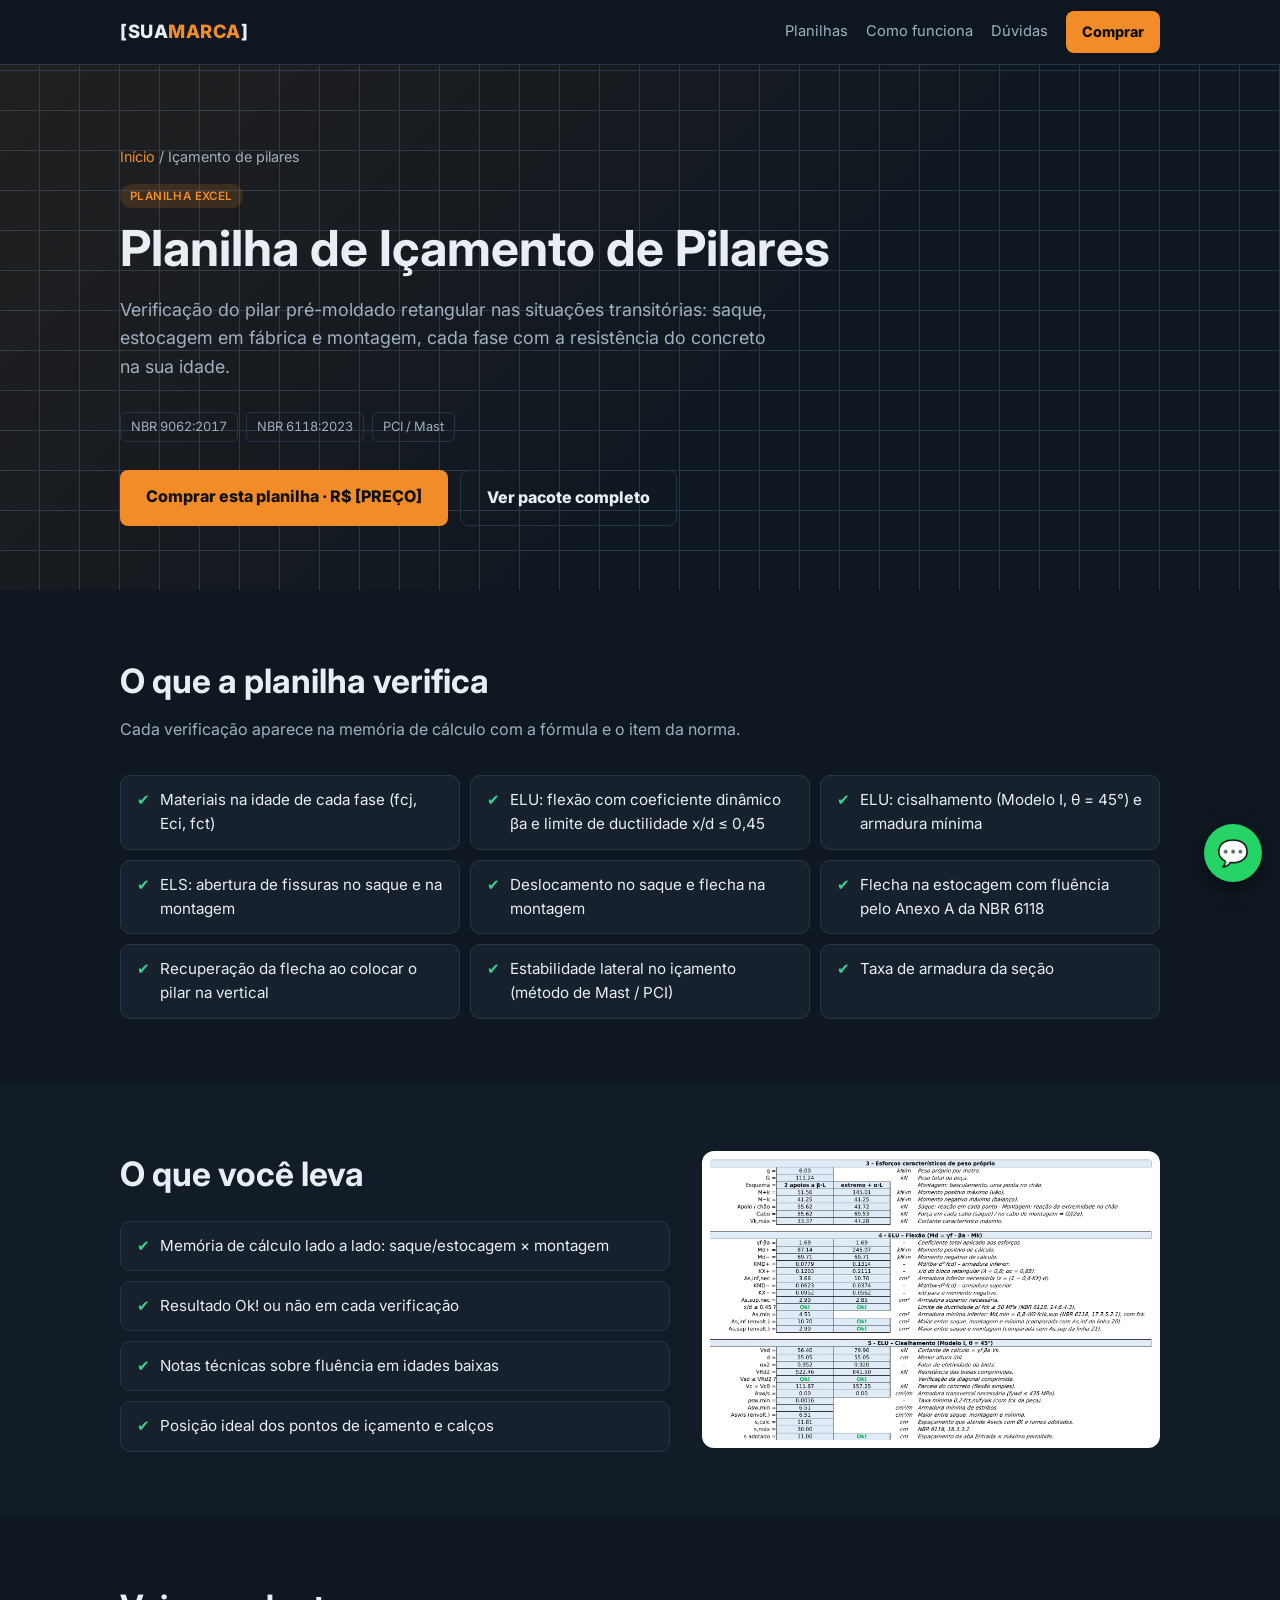
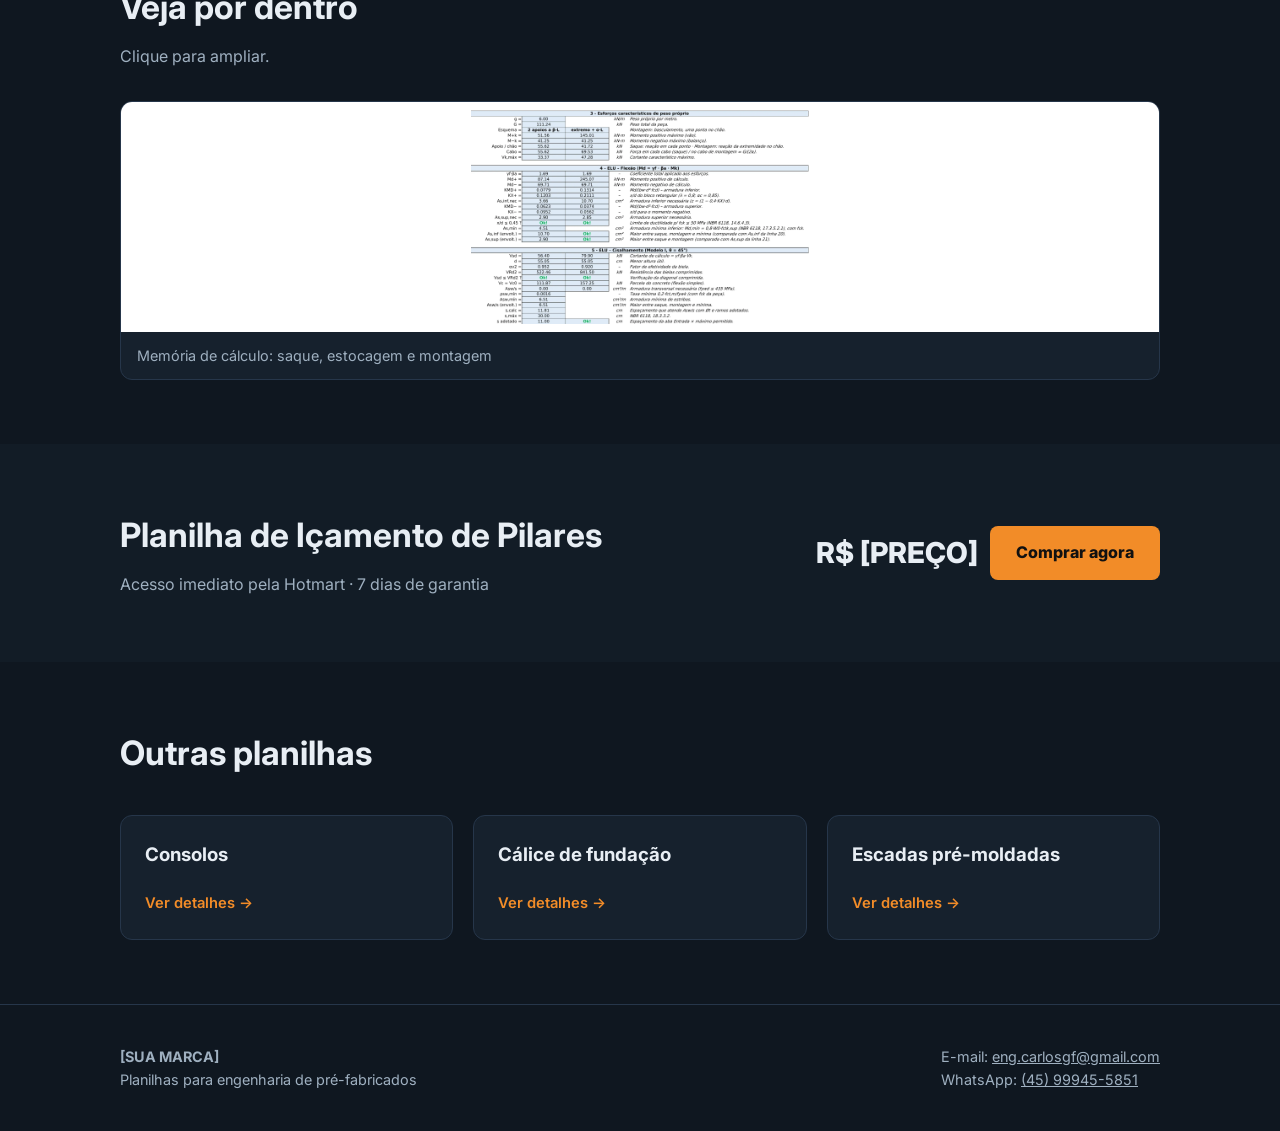
<file: site/icamento.html>
<!doctype html>
<html lang="pt-BR">
<head>
<meta charset="utf-8">
<meta name="viewport" content="width=device-width, initial-scale=1, viewport-fit=cover">
<title>Planilha de Içamento de Pilares | [SUA MARCA]</title>
<meta name="description" content="Verificação do pilar pré-moldado retangular nas situações transitórias: saque, estocagem em fábrica e montagem, cada fase com a resistência do concreto na sua idade.">
<link href="https://fonts.googleapis.com/css2?family=Inter:wght@400;600;800&display=swap" rel="stylesheet">
<link rel="stylesheet" href="style.css">
</head>
<body>
<header><div class="wrap">
  <a class="logo" href="index.html">[SUA<span>MARCA</span>]</a>
  <nav><a class="l" href="index.html#planilhas">Planilhas</a><a class="l" href="index.html#como">Como funciona</a><a class="l" href="index.html#faq">Dúvidas</a><a class="btn sm" href="index.html#comprar">Comprar</a></nav>
</div></header>
<section class="hero"><div class="wrap">
  <div class="crumb"><a href="index.html">Início</a> / Içamento de pilares</div>
  <span class="tag">Planilha Excel</span>
  <h1>Planilha de Içamento de Pilares</h1>
  <p>Verificação do pilar pré-moldado retangular nas situações transitórias: saque, estocagem em fábrica e montagem, cada fase com a resistência do concreto na sua idade.</p>
  <div class="norms"><span class="norm">NBR 9062:2017</span><span class="norm">NBR 6118:2023</span><span class="norm">PCI / Mast</span></div>
  <div class="row" style="margin-top:28px"><a class="btn" href="https://pay.hotmart.com/LINK-ICAMENTO" target="_blank" rel="noopener">Comprar esta planilha · R$ [PREÇO]</a><a class="btn ghost" href="index.html#comprar">Ver pacote completo</a></div>
</div></section>
<section><div class="wrap">
  <h2>O que a planilha verifica</h2>
  <p class="sub">Cada verificação aparece na memória de cálculo com a fórmula e o item da norma.</p>
  <ul class="checks"><li>Materiais na idade de cada fase (fcj, Eci, fct)</li><li>ELU: flexão com coeficiente dinâmico βa e limite de ductilidade x/d ≤ 0,45</li><li>ELU: cisalhamento (Modelo I, θ = 45°) e armadura mínima</li><li>ELS: abertura de fissuras no saque e na montagem</li><li>Deslocamento no saque e flecha na montagem</li><li>Flecha na estocagem com fluência pelo Anexo A da NBR 6118</li><li>Recuperação da flecha ao colocar o pilar na vertical</li><li>Estabilidade lateral no içamento (método de Mast / PCI)</li><li>Taxa de armadura da seção</li></ul>
</div></section>
<section class="alt"><div class="wrap split">
  <div><h2>O que você leva</h2><ul class="checks" style="grid-template-columns:1fr;margin-top:20px"><li>Memória de cálculo lado a lado: saque/estocagem × montagem</li><li>Resultado Ok! ou não em cada verificação</li><li>Notas técnicas sobre fluência em idades baixas</li><li>Posição ideal dos pontos de içamento e calços</li></ul></div>
  <img src="img/icamento-memoria.webp" alt="Planilha de Içamento de Pilares">
</div></section>
<section><div class="wrap">
  <h2>Veja por dentro</h2><p class="sub">Clique para ampliar.</p>
  <div class="gal"><figure class="fig"><img src="img/icamento-memoria.webp" alt="Memória de cálculo: saque, estocagem e montagem" loading="lazy"><figcaption>Memória de cálculo: saque, estocagem e montagem</figcaption></figure></div>
</div></section>
<section class="alt"><div class="wrap buybar">
  <div><h2>Planilha de Içamento de Pilares</h2><p class="sub" style="margin:0">Acesso imediato pela Hotmart · 7 dias de garantia</p></div>
  <div class="row" style="align-items:center"><span class="val">R$ [PREÇO]</span><a class="btn" href="https://pay.hotmart.com/LINK-ICAMENTO" target="_blank" rel="noopener">Comprar agora</a></div>
</div></section>
<section><div class="wrap">
  <h2>Outras planilhas</h2><br>
  <div class="grid"><a class="card" href="consolo.html"><h3>Consolos</h3><span class="more">Ver detalhes →</span></a><a class="card" href="calice.html"><h3>Cálice de fundação</h3><span class="more">Ver detalhes →</span></a><a class="card" href="escadas.html"><h3>Escadas pré-moldadas</h3><span class="more">Ver detalhes →</span></a></div>
</div></section>
<footer><div class="wrap">
  <div><strong>[SUA MARCA]</strong><br>Planilhas para engenharia de pré-fabricados</div>
  <div>E-mail: <a href="mailto:eng.carlosgf@gmail.com">eng.carlosgf@gmail.com</a><br>WhatsApp: <a href="https://wa.me/5545999455851" target="_blank" rel="noopener">(45) 99945-5851</a></div>
</div></footer>
<a class="wa" href="https://wa.me/5545999455851?text=Ol%C3%A1!%20Tenho%20interesse%20nas%20planilhas." target="_blank" rel="noopener" aria-label="Falar no WhatsApp">💬</a>
<div id="lb" onclick="this.classList.remove('on')"><img alt=""></div>
<script>document.querySelectorAll('.fig,.split img').forEach(function(e){e.addEventListener('click',function(){var i=e.tagName=='IMG'?e:e.querySelector('img');var l=document.getElementById('lb');l.querySelector('img').src=i.src;l.classList.add('on')})})</script>
</body>
</html>
</file>
<file: site/style.css>
:root{color-scheme:dark;--bg:#0f1720;--bg2:#121c26;--card:#16212d;--txt:#e8eef4;--mut:#9fb0c0;--acc:#f28c28;--line:#26364a;--ok:#3ecf8e}
*{box-sizing:border-box;margin:0;padding:0}
html{scroll-behavior:smooth}
body{font-family:Inter,system-ui,sans-serif;background:var(--bg);color:var(--txt);line-height:1.6}
a{color:inherit}
.wrap{max-width:1080px;margin:0 auto;padding-inline:20px}
header{position:sticky;top:env(safe-area-inset-top,0px);background:rgba(15,23,32,.94);backdrop-filter:blur(6px);border-bottom:1px solid var(--line);z-index:9}
header .wrap{display:flex;justify-content:space-between;align-items:center;gap:16px;height:64px}
.logo{font-weight:800;letter-spacing:.5px;font-size:1.15rem;text-decoration:none}.logo span{color:var(--acc)}
nav{display:flex;gap:18px;align-items:center;font-size:.92rem}
nav a.l{color:var(--mut);text-decoration:none}nav a.l:hover{color:var(--txt)}
@media(max-width:760px){nav a.l{display:none}}
.btn{display:inline-block;background:var(--acc);color:#111;font-weight:800;padding:14px 26px;border-radius:8px;text-decoration:none;transition:.2s;border:0;cursor:pointer}
.btn:hover{filter:brightness(1.1);transform:translateY(-1px)}
.btn.sm{padding:9px 16px;font-size:.9rem}
.btn.ghost{background:transparent;color:var(--txt);border:1px solid var(--line)}
.btn.ghost:hover{border-color:var(--acc)}
.hero{padding:80px 0 64px;background:linear-gradient(135deg,rgba(242,140,40,.08),transparent 60%),repeating-linear-gradient(0deg,transparent 0 39px,var(--line) 39px 40px),repeating-linear-gradient(90deg,transparent 0 39px,var(--line) 39px 40px)}
.hero h1{font-size:clamp(1.9rem,5vw,3.1rem);line-height:1.15;max-width:780px;text-wrap:balance}
.hero h1 em{color:var(--acc);font-style:normal}
.hero p{color:var(--mut);font-size:1.12rem;max-width:660px;margin:18px 0 30px}
.row{display:flex;gap:12px;flex-wrap:wrap}
section{padding:64px 0}
h2{font-size:clamp(1.5rem,3.5vw,2.1rem);margin-bottom:10px;text-wrap:balance}
.sub{color:var(--mut);margin-bottom:32px;max-width:680px}
.grid{display:grid;grid-template-columns:repeat(auto-fit,minmax(240px,1fr));gap:20px}
.card{background:var(--card);border:1px solid var(--line);border-radius:12px;padding:24px;min-width:0}
.card h3{margin-bottom:8px}.card p,.card li{color:var(--mut);font-size:.95rem}
.card ul{padding-left:18px;margin-top:10px}
a.card{text-decoration:none;display:flex;flex-direction:column;transition:.2s}
a.card:hover{border-color:var(--acc);transform:translateY(-2px)}
a.card .thumb{background:#fff;border-radius:8px;height:150px;margin:-8px -8px 16px;display:flex;align-items:center;justify-content:center;overflow:hidden}
a.card .thumb img{max-height:100%;width:100%;object-fit:contain}
a.card .more{margin-top:auto;padding-top:14px;color:var(--acc);font-weight:600;font-size:.92rem}
.tag{display:inline-block;font-size:.72rem;background:rgba(242,140,40,.15);color:var(--acc);padding:3px 10px;border-radius:20px;margin-bottom:12px;font-weight:600;letter-spacing:.4px;text-transform:uppercase}
.alt{background:var(--bg2)}
.steps{display:grid;grid-template-columns:repeat(auto-fit,minmax(230px,1fr));gap:20px;counter-reset:s}
.step{position:relative;padding-top:52px}
.step::before{counter-increment:s;content:counter(s);position:absolute;top:20px;left:24px;width:26px;height:26px;border-radius:50%;background:var(--acc);color:#111;font-weight:800;display:flex;align-items:center;justify-content:center;font-size:.85rem}
.plans{display:grid;grid-template-columns:repeat(auto-fit,minmax(280px,1fr));gap:20px;align-items:start}
.plan{text-align:center}.plan.best{border-color:var(--acc);box-shadow:0 0 0 1px var(--acc)}
.plan .val{font-size:2.3rem;font-weight:800;margin:8px 0}
.plan .old{color:var(--mut);text-decoration:line-through;font-size:.95rem}
.plan ul{text-align:left;list-style:none;padding:0;margin:18px 0}
.plan li{padding:4px 0}.plan li::before{content:"✔ ";color:var(--acc)}
.plan select{width:100%;padding:10px;border-radius:8px;background:var(--bg);color:var(--txt);border:1px solid var(--line);margin:14px 0;font:inherit}
.small{color:var(--mut);font-size:.85rem;margin-top:12px}
.checks{list-style:none;display:grid;grid-template-columns:repeat(auto-fit,minmax(300px,1fr));gap:10px}
.checks li{background:var(--card);border:1px solid var(--line);border-radius:10px;padding:12px 16px;color:var(--txt);font-size:.95rem;display:flex;gap:10px;min-width:0}
.checks li::before{content:"✔";color:var(--ok);font-weight:800}
.norms{display:flex;flex-wrap:wrap;gap:8px;margin-top:6px}
.norm{font-size:.8rem;border:1px solid var(--line);border-radius:6px;padding:4px 10px;color:var(--mut);font-variant-numeric:tabular-nums}
.gal{display:grid;grid-template-columns:repeat(auto-fit,minmax(320px,1fr));gap:20px}
.fig{background:var(--card);border:1px solid var(--line);border-radius:12px;overflow:hidden;cursor:zoom-in;transition:.2s}
.fig:hover{border-color:var(--acc);transform:translateY(-2px)}
.fig img{display:block;width:100%;height:230px;object-fit:contain;background:#fff;padding:8px}
.fig figcaption{padding:12px 16px;font-size:.9rem;color:var(--mut)}.fig b{color:var(--acc)}
#lb{position:fixed;inset:0;background:rgba(0,0,0,.88);display:none;align-items:center;justify-content:center;z-index:99;cursor:zoom-out;padding:16px}
#lb.on{display:flex}#lb img{max-width:100%;max-height:100%;background:#fff;border-radius:8px}
.buybar{display:flex;flex-wrap:wrap;gap:20px;align-items:center;justify-content:space-between}
.buybar .val{font-size:1.8rem;font-weight:800}
.split{display:grid;grid-template-columns:1.2fr 1fr;gap:32px;align-items:center}
@media(max-width:800px){.split{grid-template-columns:1fr}}
.split img{width:100%;background:#fff;border-radius:12px;padding:8px;cursor:zoom-in}
details{background:var(--card);border:1px solid var(--line);border-radius:10px;padding:16px 20px;margin-bottom:10px}
summary{cursor:pointer;font-weight:600}details p{color:var(--mut);margin-top:10px}
.crumb{color:var(--mut);font-size:.9rem;margin-bottom:14px}.crumb a{color:var(--acc);text-decoration:none}
footer{border-top:1px solid var(--line);padding:40px 0;color:var(--mut);font-size:.9rem}
footer .wrap{display:flex;flex-wrap:wrap;gap:20px;justify-content:space-between}
.wa{position:fixed;right:18px;bottom:calc(18px + env(safe-area-inset-bottom,0px));background:#25d366;color:#fff;width:58px;height:58px;border-radius:50%;display:flex;align-items:center;justify-content:center;font-size:1.6rem;text-decoration:none;box-shadow:0 6px 20px rgba(0,0,0,.4);z-index:20}
:focus-visible{outline:2px solid var(--acc);outline-offset:2px}
@media(prefers-reduced-motion:reduce){*{transition:none!important;scroll-behavior:auto!important}}
</file>
